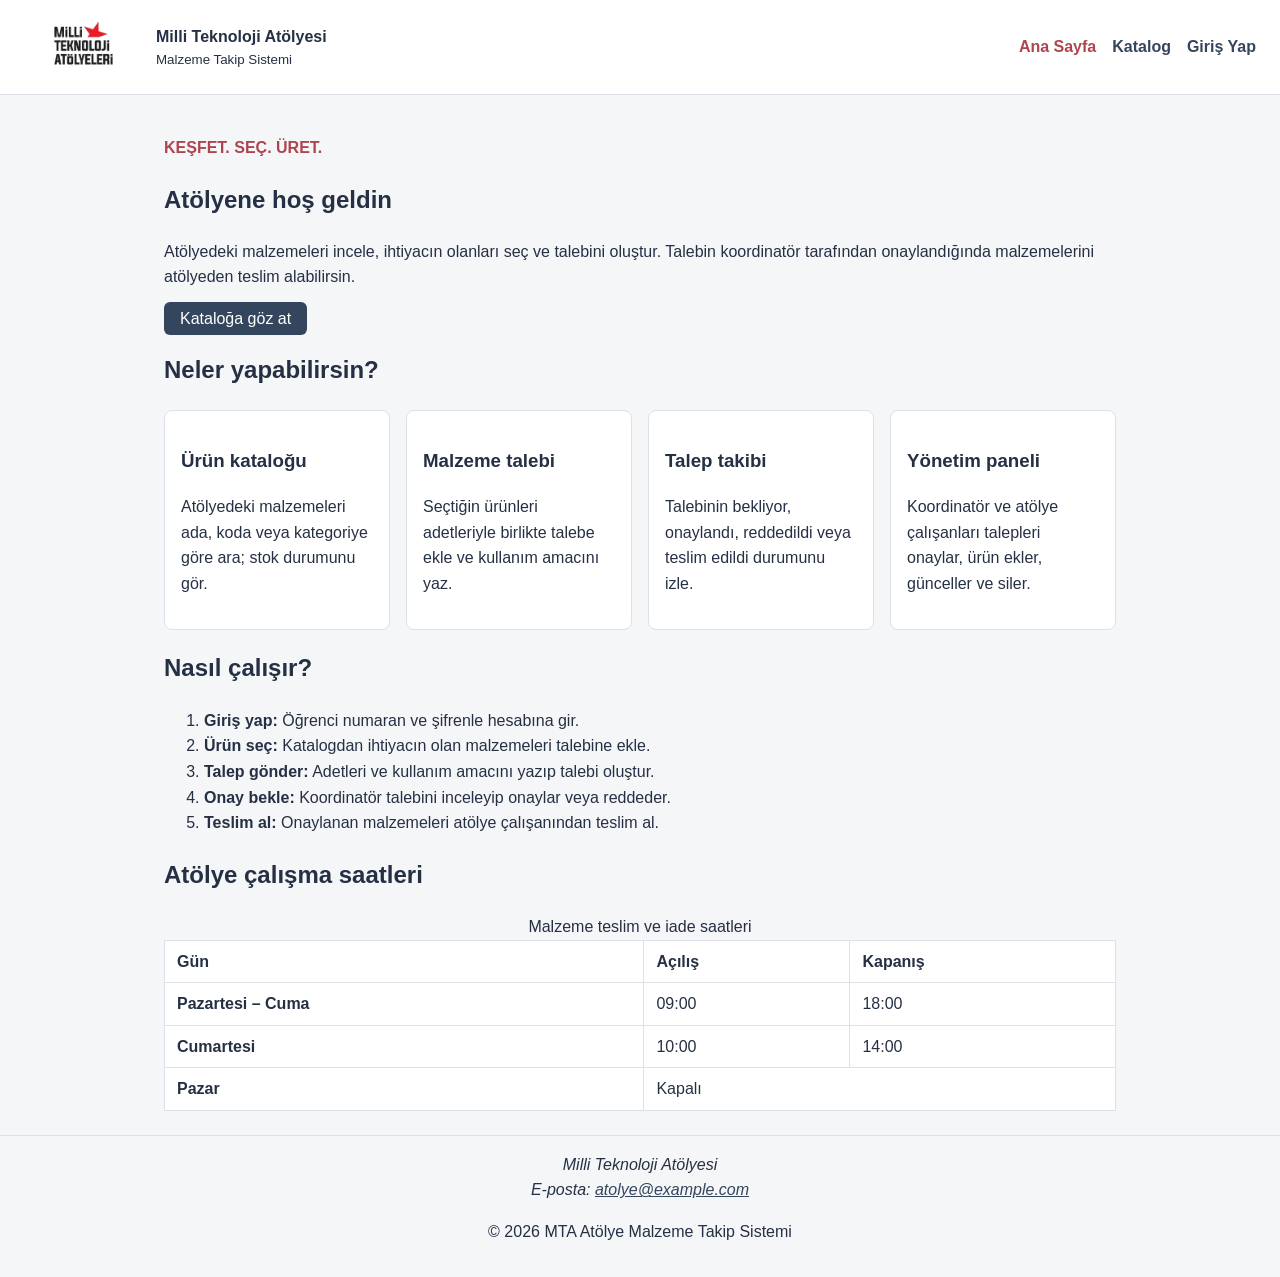
<file: index.html>
<!DOCTYPE html>
<html lang="tr">
<head>
  <meta charset="UTF-8">
  <meta name="viewport" content="width=device-width, initial-scale=1.0">
  <meta name="description" content="Milli Teknoloji Atölyesi malzeme takip ve talep sistemi">
  <title>Ana Sayfa | MTA Atölye Malzeme Takip</title>
  <link rel="icon" href="assets/mta-arkaplansiz.png">
  <link rel="stylesheet" href="css/style.css">
</head>
<body>
  <header class="site-header">
    <a href="index.html" class="brand">
      <img src="assets/mta-arkaplansiz.png" alt="Milli Teknoloji Atölyeleri logosu" width="120" height="70">
      <span>
        <strong>Milli Teknoloji Atölyesi</strong>
        <small>Malzeme Takip Sistemi</small>
      </span>
    </a>

    <button type="button" class="menu-toggle" aria-expanded="false" aria-controls="ana-menu">Menü</button>

    <nav aria-label="Ana menü">
      <ul class="menu" id="ana-menu">
        <li><a href="index.html" aria-current="page">Ana Sayfa</a></li>
        <li><a href="katalog.html">Katalog</a></li>
        <li class="sadece-giris"><a href="talep.html">Talep Oluştur</a></li>
        <li class="sadece-giris"><a href="talepler.html">Talepler</a></li>
        <li class="sadece-yonetici"><a href="urun-yonetimi.html">Ürün Yönetimi</a></li>
        <li><a href="giris.html" id="giris-baglantisi">Giriş Yap</a></li>
      </ul>
    </nav>
  </header>

  <main>
    <section class="hero">
      <p class="eyebrow">Keşfet. Seç. Üret.</p>
      <h1>Atölyene hoş geldin</h1>
      <p>
        Atölyedeki malzemeleri incele, ihtiyacın olanları seç ve talebini oluştur.
        Talebin koordinatör tarafından onaylandığında malzemelerini atölyeden teslim alabilirsin.
      </p>
      <a href="katalog.html" class="button">Kataloğa göz at</a>
    </section>

    <section>
      <h2>Neler yapabilirsin?</h2>
      <div class="cards">
        <article class="card">
          <h3>Ürün kataloğu</h3>
          <p>Atölyedeki malzemeleri ada, koda veya kategoriye göre ara; stok durumunu gör.</p>
        </article>
        <article class="card">
          <h3>Malzeme talebi</h3>
          <p>Seçtiğin ürünleri adetleriyle birlikte talebe ekle ve kullanım amacını yaz.</p>
        </article>
        <article class="card">
          <h3>Talep takibi</h3>
          <p>Talebinin bekliyor, onaylandı, reddedildi veya teslim edildi durumunu izle.</p>
        </article>
        <article class="card">
          <h3>Yönetim paneli</h3>
          <p>Koordinatör ve atölye çalışanları talepleri onaylar, ürün ekler, günceller ve siler.</p>
        </article>
      </div>
    </section>

    <section>
      <h2>Nasıl çalışır?</h2>
      <ol class="steps">
        <li><strong>Giriş yap:</strong> Öğrenci numaran ve şifrenle hesabına gir.</li>
        <li><strong>Ürün seç:</strong> Katalogdan ihtiyacın olan malzemeleri talebine ekle.</li>
        <li><strong>Talep gönder:</strong> Adetleri ve kullanım amacını yazıp talebi oluştur.</li>
        <li><strong>Onay bekle:</strong> Koordinatör talebini inceleyip onaylar veya reddeder.</li>
        <li><strong>Teslim al:</strong> Onaylanan malzemeleri atölye çalışanından teslim al.</li>
      </ol>
    </section>

    <section>
      <h2>Atölye çalışma saatleri</h2>
      <table>
        <caption>Malzeme teslim ve iade saatleri</caption>
        <thead>
          <tr>
            <th scope="col">Gün</th>
            <th scope="col">Açılış</th>
            <th scope="col">Kapanış</th>
          </tr>
        </thead>
        <tbody>
          <tr>
            <th scope="row">Pazartesi – Cuma</th>
            <td>09:00</td>
            <td>18:00</td>
          </tr>
          <tr>
            <th scope="row">Cumartesi</th>
            <td>10:00</td>
            <td>14:00</td>
          </tr>
          <tr>
            <th scope="row">Pazar</th>
            <td colspan="2">Kapalı</td>
          </tr>
        </tbody>
      </table>
    </section>
  </main>

  <footer class="site-footer">
    <address>
      Milli Teknoloji Atölyesi<br>
      E-posta: <a href="mailto:atolye@example.com">atolye@example.com</a>
    </address>
    <p>&copy; 2026 MTA Atölye Malzeme Takip Sistemi</p>
  </footer>

  <script src="js/menu.js"></script>
  <script src="js/oturum.js"></script>
</body>
</html>
</file>
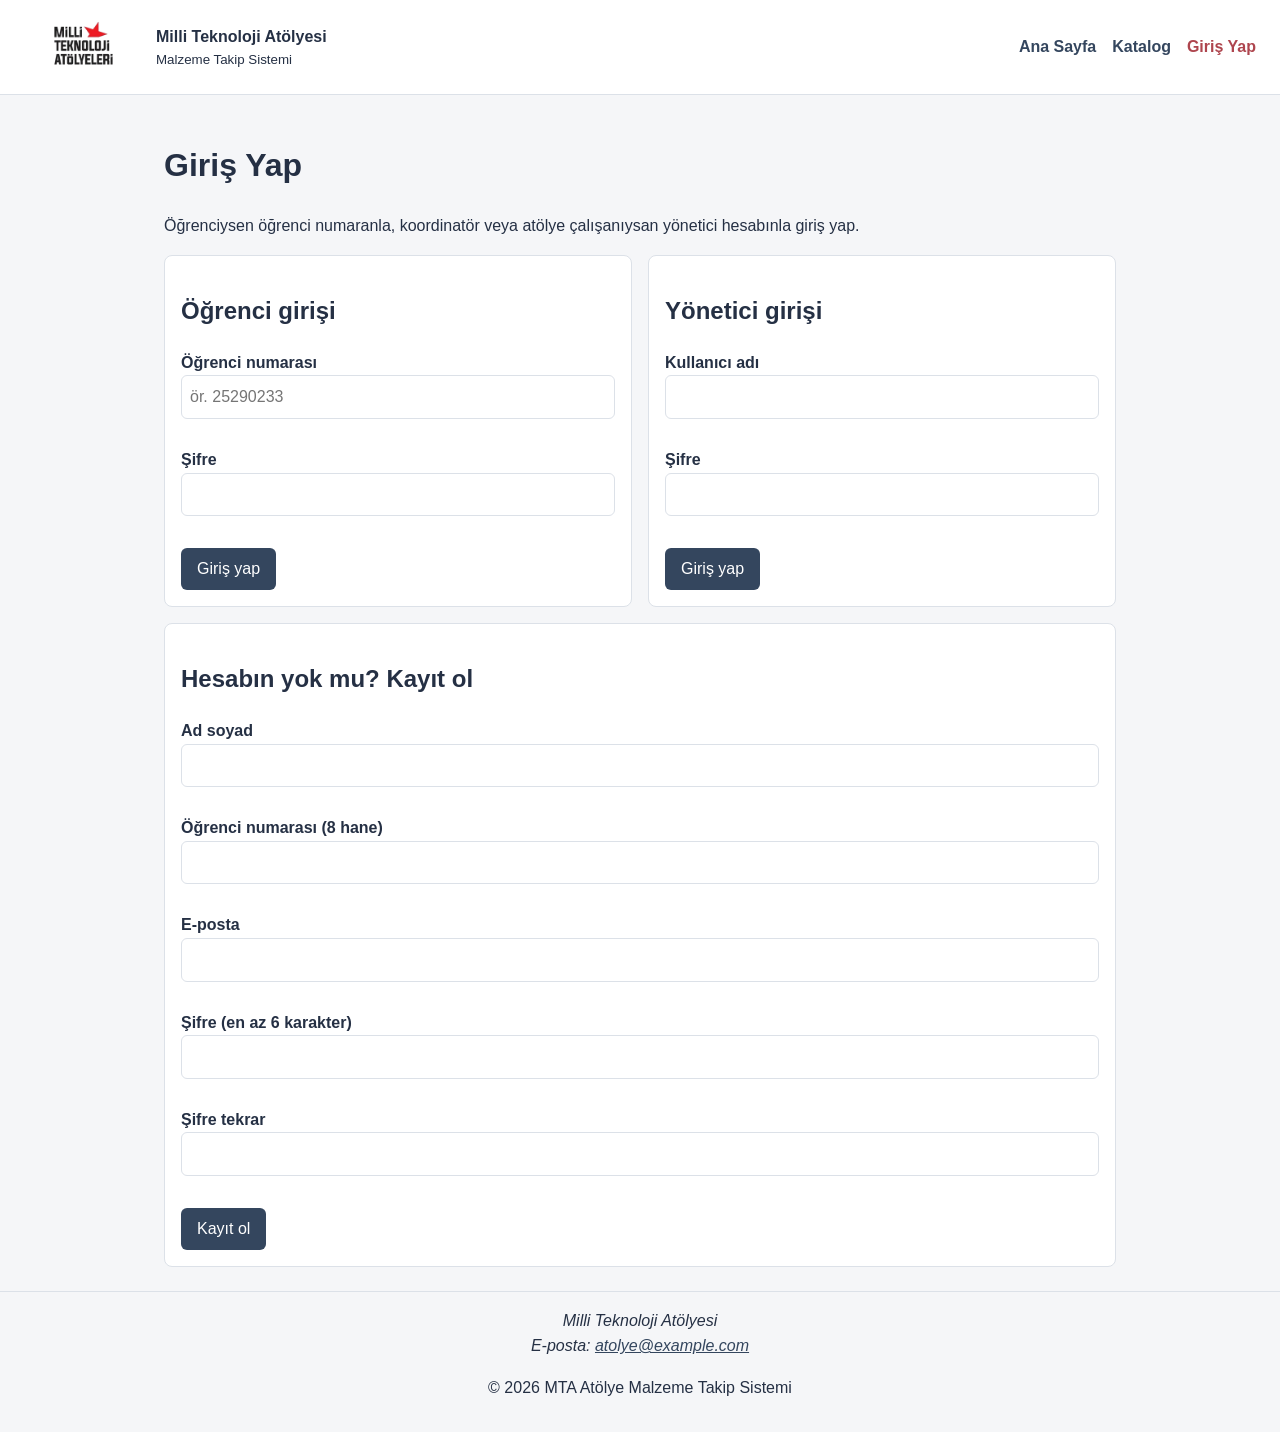
<file: giris.html>
<!DOCTYPE html>
<html lang="tr">
<head>
  <meta charset="UTF-8">
  <meta name="viewport" content="width=device-width, initial-scale=1.0">
  <title>Giriş Yap | MTA Atölye Malzeme Takip</title>
  <link rel="icon" href="assets/mta-arkaplansiz.png">
  <link rel="stylesheet" href="css/style.css">
</head>
<body>
  <header class="site-header">
    <a href="index.html" class="brand">
      <img src="assets/mta-arkaplansiz.png" alt="Milli Teknoloji Atölyeleri logosu" width="120" height="70">
      <span>
        <strong>Milli Teknoloji Atölyesi</strong>
        <small>Malzeme Takip Sistemi</small>
      </span>
    </a>

    <button type="button" class="menu-toggle" aria-expanded="false" aria-controls="ana-menu">Menü</button>

    <nav aria-label="Ana menü">
      <ul class="menu" id="ana-menu">
        <li><a href="index.html">Ana Sayfa</a></li>
        <li><a href="katalog.html">Katalog</a></li>
        <li class="sadece-giris"><a href="talep.html">Talep Oluştur</a></li>
        <li class="sadece-giris"><a href="talepler.html">Talepler</a></li>
        <li class="sadece-yonetici"><a href="urun-yonetimi.html">Ürün Yönetimi</a></li>
        <li><a href="giris.html" id="giris-baglantisi" aria-current="page">Giriş Yap</a></li>
      </ul>
    </nav>
  </header>

  <main>

    <h1>Giriş Yap</h1>
    <p>Öğrenciysen öğrenci numaranla, koordinatör veya atölye çalışanıysan yönetici hesabınla giriş yap.</p>

    <p class="mesaj" id="giris-durumu" hidden></p>

    <div class="columns">
      <section class="panel">
        <h2>Öğrenci girişi</h2>
        <form id="ogrenci-formu" novalidate>
          <label for="ogrenci-no">Öğrenci numarası</label>
          <input type="text" id="ogrenci-no" name="ogrenciNo" inputmode="numeric" placeholder="ör. 25290233">
          <small class="hata"></small>

          <label for="ogrenci-sifre">Şifre</label>
          <input type="password" id="ogrenci-sifre" name="sifre">
          <small class="hata"></small>

          <button type="submit" class="button">Giriş yap</button>
        </form>
      </section>

      <section class="panel">
        <h2>Yönetici girişi</h2>
        <form id="yonetici-formu" novalidate>
          <label for="kullanici-adi">Kullanıcı adı</label>
          <input type="text" id="kullanici-adi" name="kullaniciAdi">
          <small class="hata"></small>

          <label for="yonetici-sifre">Şifre</label>
          <input type="password" id="yonetici-sifre" name="sifre">
          <small class="hata"></small>

          <button type="submit" class="button">Giriş yap</button>
        </form>
      </section>
    </div>

    <section class="panel">
      <h2>Hesabın yok mu? Kayıt ol</h2>
      <form id="kayit-formu" novalidate>
        <label for="ad-soyad">Ad soyad</label>
        <input type="text" id="ad-soyad" name="adSoyad">
        <small class="hata"></small>

        <label for="kayit-no">Öğrenci numarası (8 hane)</label>
        <input type="text" id="kayit-no" name="ogrenciNo" inputmode="numeric">
        <small class="hata"></small>

        <label for="eposta">E-posta</label>
        <input type="email" id="eposta" name="eposta">
        <small class="hata"></small>

        <label for="kayit-sifre">Şifre (en az 6 karakter)</label>
        <input type="password" id="kayit-sifre" name="sifre">
        <small class="hata"></small>

        <label for="kayit-sifre-tekrar">Şifre tekrar</label>
        <input type="password" id="kayit-sifre-tekrar" name="sifreTekrar">
        <small class="hata"></small>

        <button type="submit" class="button">Kayıt ol</button>
      </form>
    </section>
  </main>

  <footer class="site-footer">
    <address>
      Milli Teknoloji Atölyesi<br>
      E-posta: <a href="mailto:atolye@example.com">atolye@example.com</a>
    </address>
    <p>&copy; 2026 MTA Atölye Malzeme Takip Sistemi</p>
  </footer>

  <script src="js/menu.js"></script>
  <script src="js/oturum.js"></script>
  <script src="js/giris.js"></script>
</body>
</html>
</file>
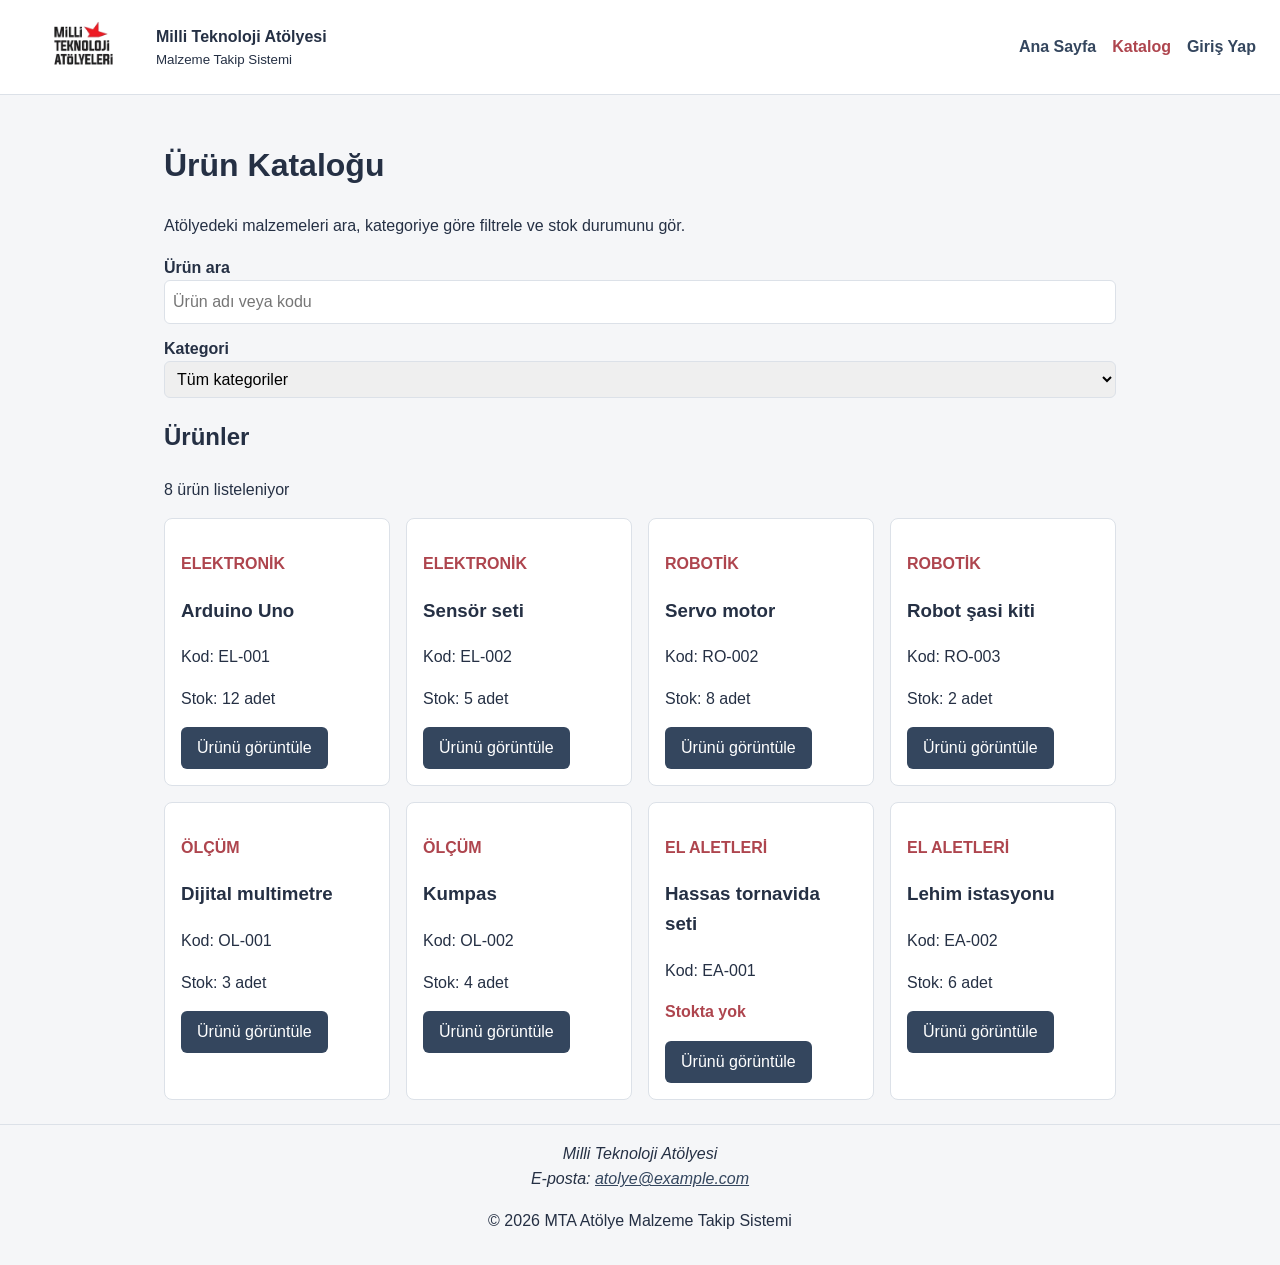
<file: katalog.html>
<!DOCTYPE html>
<html lang="tr">
<head>
  <meta charset="UTF-8">
  <meta name="viewport" content="width=device-width, initial-scale=1.0">
  <title>Katalog | MTA Atölye Malzeme Takip</title>
  <link rel="icon" href="assets/mta-arkaplansiz.png">
  <link rel="stylesheet" href="css/style.css">
</head>
<body>
  <header class="site-header">
    <a href="index.html" class="brand">
      <img src="assets/mta-arkaplansiz.png" alt="Milli Teknoloji Atölyeleri logosu" width="120" height="70">
      <span>
        <strong>Milli Teknoloji Atölyesi</strong>
        <small>Malzeme Takip Sistemi</small>
      </span>
    </a>

    <button type="button" class="menu-toggle" aria-expanded="false" aria-controls="ana-menu">Menü</button>

    <nav aria-label="Ana menü">
      <ul class="menu" id="ana-menu">
        <li><a href="index.html">Ana Sayfa</a></li>
        <li><a href="katalog.html" aria-current="page">Katalog</a></li>
        <li class="sadece-giris"><a href="talep.html">Talep Oluştur</a></li>
        <li class="sadece-giris"><a href="talepler.html">Talepler</a></li>
        <li class="sadece-yonetici"><a href="urun-yonetimi.html">Ürün Yönetimi</a></li>
        <li><a href="giris.html" id="giris-baglantisi">Giriş Yap</a></li>
      </ul>
    </nav>
  </header>

  <main>

    <h1>Ürün Kataloğu</h1>
    <p>Atölyedeki malzemeleri ara, kategoriye göre filtrele ve stok durumunu gör.</p>

    <form class="toolbar" role="search">
      <label for="arama">Ürün ara</label>
      <input type="search" id="arama" name="arama" placeholder="Ürün adı veya kodu">

      <label for="kategori">Kategori</label>
      <select id="kategori" name="kategori">
        <option value="">Tüm kategoriler</option>
        <option>Elektronik</option>
        <option>Robotik</option>
        <option>Ölçüm</option>
        <option>El aletleri</option>
      </select>
    </form>

    <section>
      <h2>Ürünler</h2>
      <p id="sonuc-sayisi"></p>
      <div class="cards" id="urun-listesi"></div>
      <p class="mesaj" id="bos-mesaj" hidden>Aramana uygun ürün bulunamadı.</p>
    </section>

    <dialog id="urun-detay">
      <h2 id="detay-ad"></h2>
      <dl>
        <dt>Kod</dt>
        <dd id="detay-kod"></dd>
        <dt>Kategori</dt>
        <dd id="detay-kategori"></dd>
        <dt>Stok</dt>
        <dd id="detay-stok"></dd>
        <dt>Açıklama</dt>
        <dd id="detay-aciklama"></dd>
      </dl>
      <form method="dialog">
        <button type="submit">Kapat</button>
      </form>
    </dialog>
  </main>

  <footer class="site-footer">
    <address>
      Milli Teknoloji Atölyesi<br>
      E-posta: <a href="mailto:atolye@example.com">atolye@example.com</a>
    </address>
    <p>&copy; 2026 MTA Atölye Malzeme Takip Sistemi</p>
  </footer>

  <script src="js/menu.js"></script>
  <script src="js/oturum.js"></script>
  <script src="js/veri.js"></script>
  <script src="js/katalog.js"></script>
</body>
</html>
</file>
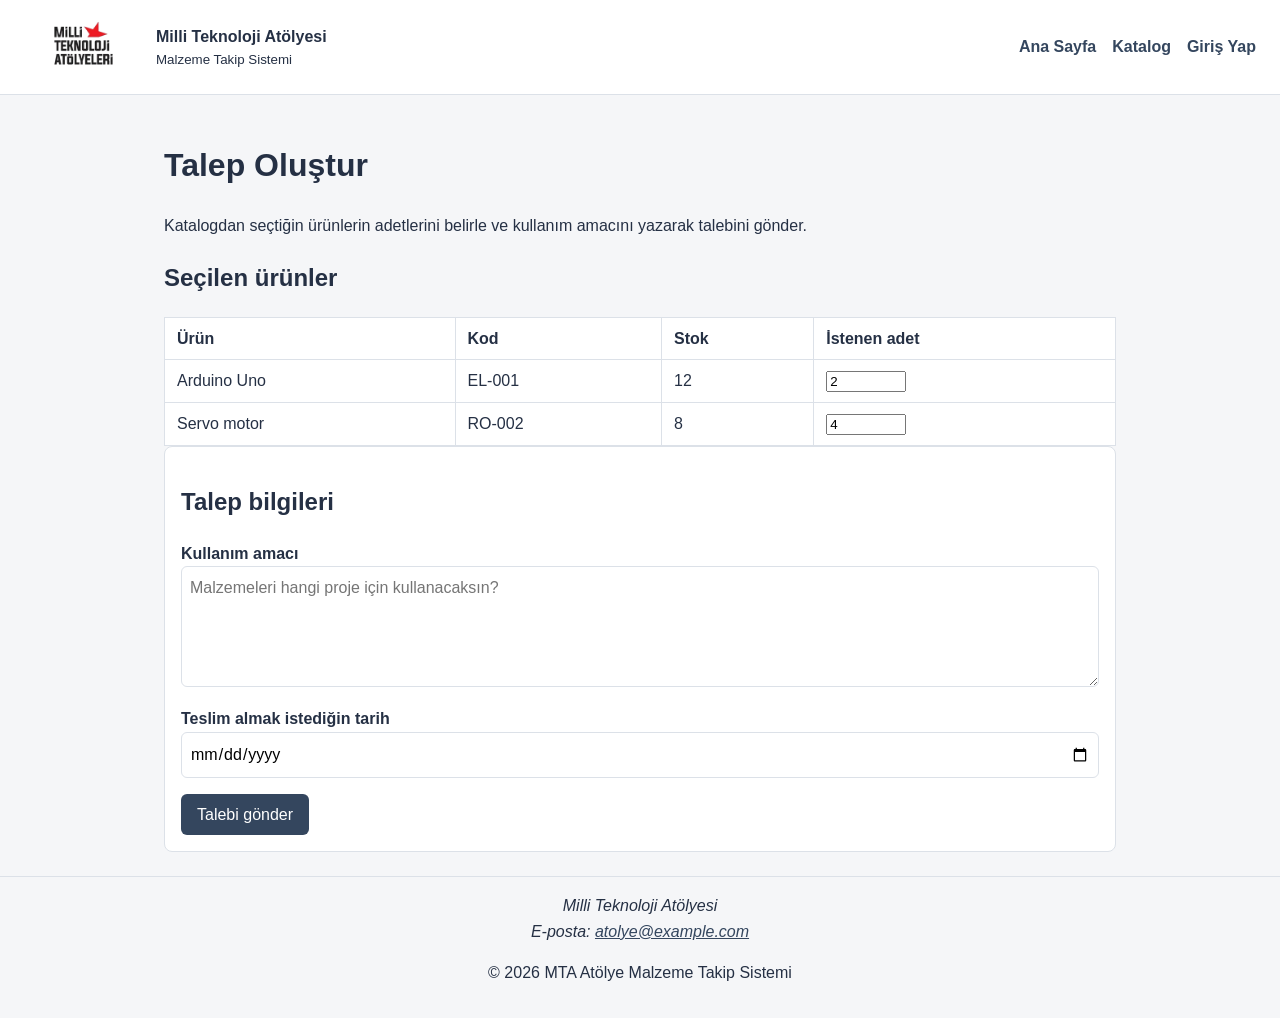
<file: talep.html>
<!DOCTYPE html>
<html lang="tr">
<head>
  <meta charset="UTF-8">
  <meta name="viewport" content="width=device-width, initial-scale=1.0">
  <title>Talep Oluştur | MTA Atölye Malzeme Takip</title>
  <link rel="icon" href="assets/mta-arkaplansiz.png">
  <link rel="stylesheet" href="css/style.css">
</head>
<body>
  <header class="site-header">
    <a href="index.html" class="brand">
      <img src="assets/mta-arkaplansiz.png" alt="Milli Teknoloji Atölyeleri logosu" width="120" height="70">
      <span>
        <strong>Milli Teknoloji Atölyesi</strong>
        <small>Malzeme Takip Sistemi</small>
      </span>
    </a>

    <button type="button" class="menu-toggle" aria-expanded="false" aria-controls="ana-menu">Menü</button>

    <nav aria-label="Ana menü">
      <ul class="menu" id="ana-menu">
        <li><a href="index.html">Ana Sayfa</a></li>
        <li><a href="katalog.html">Katalog</a></li>
        <li class="sadece-giris"><a href="talep.html" aria-current="page">Talep Oluştur</a></li>
        <li class="sadece-giris"><a href="talepler.html">Talepler</a></li>
        <li class="sadece-yonetici"><a href="urun-yonetimi.html">Ürün Yönetimi</a></li>
        <li><a href="giris.html" id="giris-baglantisi">Giriş Yap</a></li>
      </ul>
    </nav>
  </header>

  <main>

    <h1>Talep Oluştur</h1>
    <p>Katalogdan seçtiğin ürünlerin adetlerini belirle ve kullanım amacını yazarak talebini gönder.</p>

    <section>
      <h2>Seçilen ürünler</h2>
      <table>
        <thead>
          <tr>
            <th scope="col">Ürün</th>
            <th scope="col">Kod</th>
            <th scope="col">Stok</th>
            <th scope="col">İstenen adet</th>
          </tr>
        </thead>
        <tbody>
          <tr>
            <td>Arduino Uno</td>
            <td>EL-001</td>
            <td>12</td>
            <td><input type="number" aria-label="Arduino Uno adedi" value="2" min="1" max="12"></td>
          </tr>
          <tr>
            <td>Servo motor</td>
            <td>RO-002</td>
            <td>8</td>
            <td><input type="number" aria-label="Servo motor adedi" value="4" min="1" max="8"></td>
          </tr>
        </tbody>
      </table>
    </section>

    <section class="panel">
      <h2>Talep bilgileri</h2>
      <form>
        <label for="amac">Kullanım amacı</label>
        <textarea id="amac" name="amac" rows="4" placeholder="Malzemeleri hangi proje için kullanacaksın?"></textarea>

        <label for="tarih">Teslim almak istediğin tarih</label>
        <input type="date" id="tarih" name="tarih">

        <button type="submit" class="button">Talebi gönder</button>
      </form>
    </section>
  </main>

  <footer class="site-footer">
    <address>
      Milli Teknoloji Atölyesi<br>
      E-posta: <a href="mailto:atolye@example.com">atolye@example.com</a>
    </address>
    <p>&copy; 2026 MTA Atölye Malzeme Takip Sistemi</p>
  </footer>

  <script src="js/menu.js"></script>
  <script src="js/oturum.js"></script>
</body>
</html>
</file>
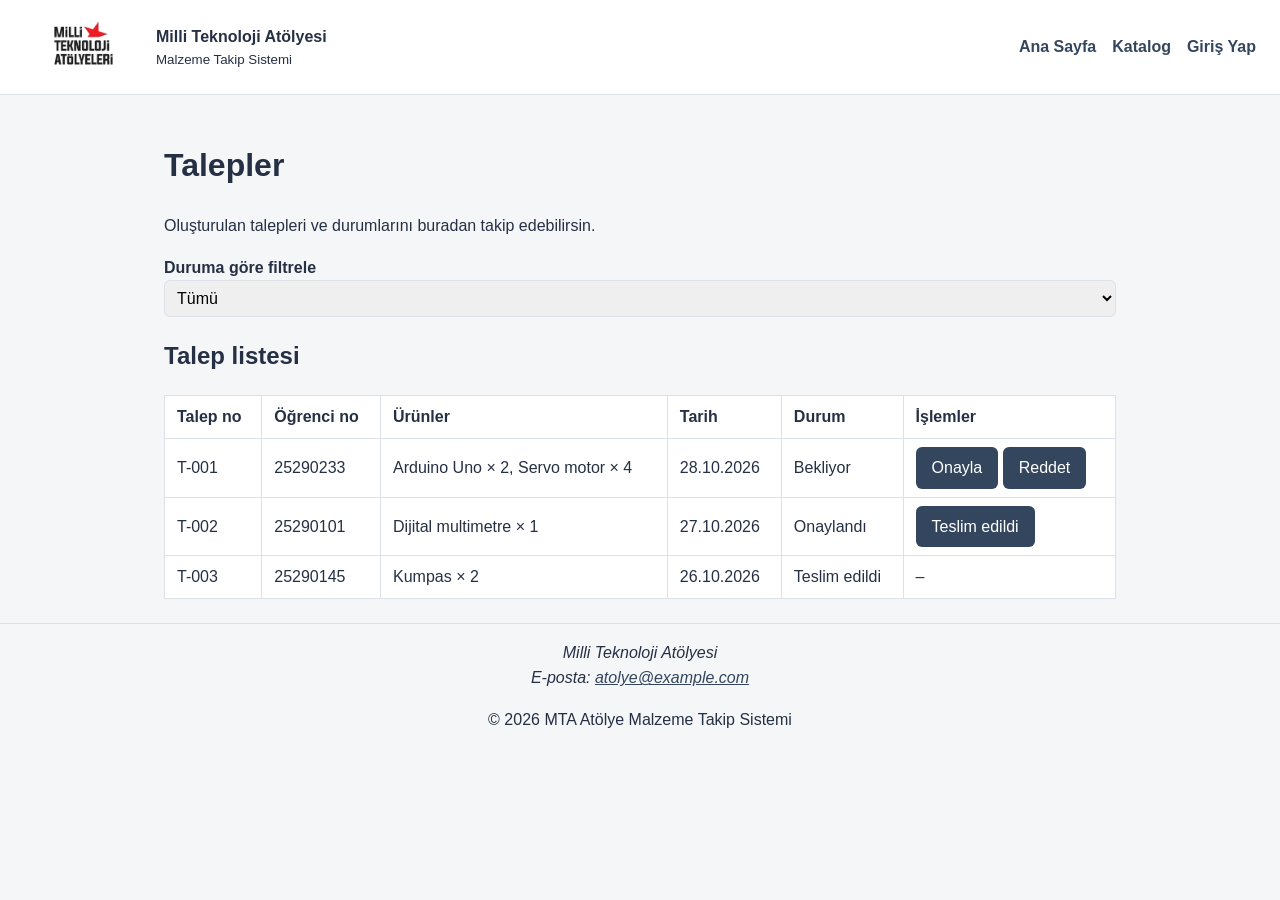
<file: talepler.html>
<!DOCTYPE html>
<html lang="tr">
<head>
  <meta charset="UTF-8">
  <meta name="viewport" content="width=device-width, initial-scale=1.0">
  <title>Talepler | MTA Atölye Malzeme Takip</title>
  <link rel="icon" href="assets/mta-arkaplansiz.png">
  <link rel="stylesheet" href="css/style.css">
</head>
<body>
  <header class="site-header">
    <a href="index.html" class="brand">
      <img src="assets/mta-arkaplansiz.png" alt="Milli Teknoloji Atölyeleri logosu" width="120" height="70">
      <span>
        <strong>Milli Teknoloji Atölyesi</strong>
        <small>Malzeme Takip Sistemi</small>
      </span>
    </a>

    <button type="button" class="menu-toggle" aria-expanded="false" aria-controls="ana-menu">Menü</button>

    <nav aria-label="Ana menü">
      <ul class="menu" id="ana-menu">
        <li><a href="index.html">Ana Sayfa</a></li>
        <li><a href="katalog.html">Katalog</a></li>
        <li class="sadece-giris"><a href="talep.html">Talep Oluştur</a></li>
        <li class="sadece-giris"><a href="talepler.html" aria-current="page">Talepler</a></li>
        <li class="sadece-yonetici"><a href="urun-yonetimi.html">Ürün Yönetimi</a></li>
        <li><a href="giris.html" id="giris-baglantisi">Giriş Yap</a></li>
      </ul>
    </nav>
  </header>

  <main>

    <h1>Talepler</h1>
    <p>Oluşturulan talepleri ve durumlarını buradan takip edebilirsin.</p>

    <form class="toolbar">
      <label for="durum">Duruma göre filtrele</label>
      <select id="durum" name="durum">
        <option value="">Tümü</option>
        <option>Bekliyor</option>
        <option>Onaylandı</option>
        <option>Reddedildi</option>
        <option>Teslim edildi</option>
      </select>
    </form>

    <section>
      <h2>Talep listesi</h2>
      <table>
        <thead>
          <tr>
            <th scope="col">Talep no</th>
            <th scope="col">Öğrenci no</th>
            <th scope="col">Ürünler</th>
            <th scope="col">Tarih</th>
            <th scope="col">Durum</th>
            <th scope="col">İşlemler</th>
          </tr>
        </thead>
        <tbody>
          <tr>
            <td>T-001</td>
            <td>25290233</td>
            <td>Arduino Uno × 2, Servo motor × 4</td>
            <td>28.10.2026</td>
            <td>Bekliyor</td>
            <td>
              <button type="button">Onayla</button>
              <button type="button">Reddet</button>
            </td>
          </tr>
          <tr>
            <td>T-002</td>
            <td>25290101</td>
            <td>Dijital multimetre × 1</td>
            <td>27.10.2026</td>
            <td>Onaylandı</td>
            <td><button type="button">Teslim edildi</button></td>
          </tr>
          <tr>
            <td>T-003</td>
            <td>25290145</td>
            <td>Kumpas × 2</td>
            <td>26.10.2026</td>
            <td>Teslim edildi</td>
            <td>–</td>
          </tr>
        </tbody>
      </table>
    </section>
  </main>

  <footer class="site-footer">
    <address>
      Milli Teknoloji Atölyesi<br>
      E-posta: <a href="mailto:atolye@example.com">atolye@example.com</a>
    </address>
    <p>&copy; 2026 MTA Atölye Malzeme Takip Sistemi</p>
  </footer>

  <script src="js/menu.js"></script>
  <script src="js/oturum.js"></script>
</body>
</html>
</file>
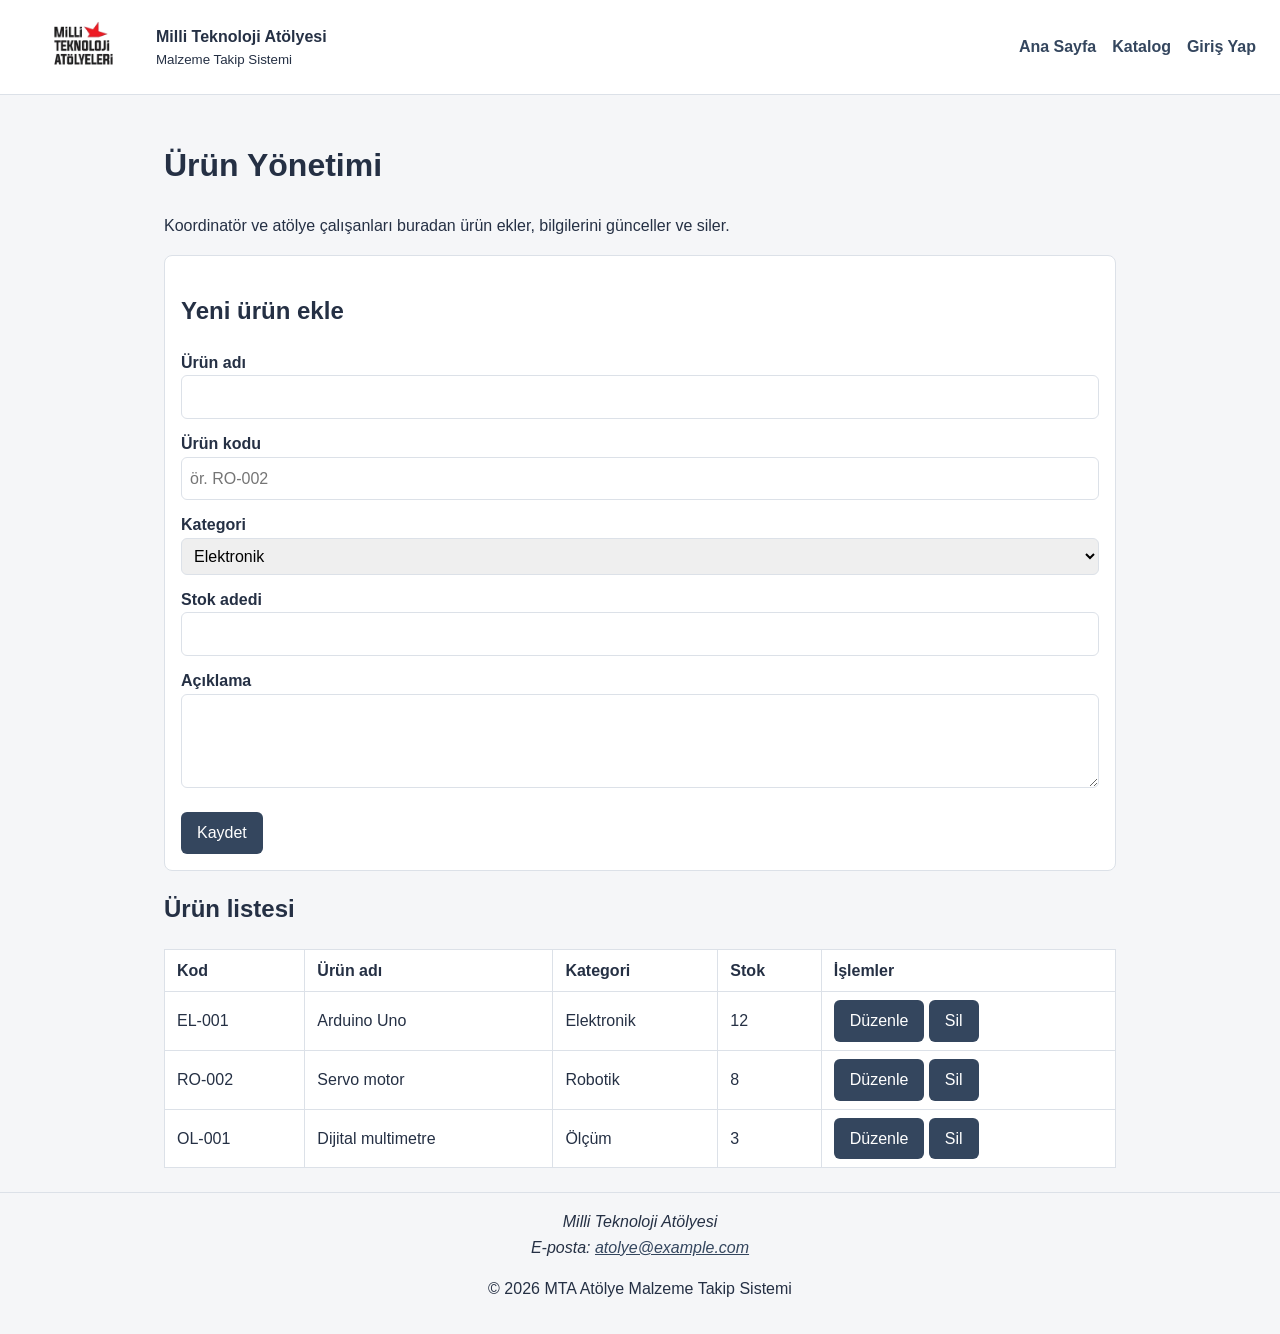
<file: urun-yonetimi.html>
<!DOCTYPE html>
<html lang="tr">
<head>
  <meta charset="UTF-8">
  <meta name="viewport" content="width=device-width, initial-scale=1.0">
  <title>Ürün Yönetimi | MTA Atölye Malzeme Takip</title>
  <link rel="icon" href="assets/mta-arkaplansiz.png">
  <link rel="stylesheet" href="css/style.css">
</head>
<body>
  <header class="site-header">
    <a href="index.html" class="brand">
      <img src="assets/mta-arkaplansiz.png" alt="Milli Teknoloji Atölyeleri logosu" width="120" height="70">
      <span>
        <strong>Milli Teknoloji Atölyesi</strong>
        <small>Malzeme Takip Sistemi</small>
      </span>
    </a>

    <button type="button" class="menu-toggle" aria-expanded="false" aria-controls="ana-menu">Menü</button>

    <nav aria-label="Ana menü">
      <ul class="menu" id="ana-menu">
        <li><a href="index.html">Ana Sayfa</a></li>
        <li><a href="katalog.html">Katalog</a></li>
        <li class="sadece-giris"><a href="talep.html">Talep Oluştur</a></li>
        <li class="sadece-giris"><a href="talepler.html">Talepler</a></li>
        <li class="sadece-yonetici"><a href="urun-yonetimi.html" aria-current="page">Ürün Yönetimi</a></li>
        <li><a href="giris.html" id="giris-baglantisi">Giriş Yap</a></li>
      </ul>
    </nav>
  </header>

  <main>

    <h1>Ürün Yönetimi</h1>
    <p>Koordinatör ve atölye çalışanları buradan ürün ekler, bilgilerini günceller ve siler.</p>

    <section class="panel">
      <h2>Yeni ürün ekle</h2>
      <form>
        <label for="urun-adi">Ürün adı</label>
        <input type="text" id="urun-adi" name="ad">

        <label for="urun-kodu">Ürün kodu</label>
        <input type="text" id="urun-kodu" name="kod" placeholder="ör. RO-002">

        <label for="urun-kategori">Kategori</label>
        <select id="urun-kategori" name="kategori">
          <option>Elektronik</option>
          <option>Robotik</option>
          <option>Ölçüm</option>
          <option>El aletleri</option>
        </select>

        <label for="urun-stok">Stok adedi</label>
        <input type="number" id="urun-stok" name="stok" min="0">

        <label for="urun-aciklama">Açıklama</label>
        <textarea id="urun-aciklama" name="aciklama" rows="3"></textarea>

        <button type="submit" class="button">Kaydet</button>
      </form>
    </section>

    <section>
      <h2>Ürün listesi</h2>
      <table>
        <thead>
          <tr>
            <th scope="col">Kod</th>
            <th scope="col">Ürün adı</th>
            <th scope="col">Kategori</th>
            <th scope="col">Stok</th>
            <th scope="col">İşlemler</th>
          </tr>
        </thead>
        <tbody>
          <tr>
            <td>EL-001</td>
            <td>Arduino Uno</td>
            <td>Elektronik</td>
            <td>12</td>
            <td>
              <button type="button">Düzenle</button>
              <button type="button">Sil</button>
            </td>
          </tr>
          <tr>
            <td>RO-002</td>
            <td>Servo motor</td>
            <td>Robotik</td>
            <td>8</td>
            <td>
              <button type="button">Düzenle</button>
              <button type="button">Sil</button>
            </td>
          </tr>
          <tr>
            <td>OL-001</td>
            <td>Dijital multimetre</td>
            <td>Ölçüm</td>
            <td>3</td>
            <td>
              <button type="button">Düzenle</button>
              <button type="button">Sil</button>
            </td>
          </tr>
        </tbody>
      </table>
    </section>
  </main>

  <footer class="site-footer">
    <address>
      Milli Teknoloji Atölyesi<br>
      E-posta: <a href="mailto:atolye@example.com">atolye@example.com</a>
    </address>
    <p>&copy; 2026 MTA Atölye Malzeme Takip Sistemi</p>
  </footer>

  <script src="js/menu.js"></script>
  <script src="js/oturum.js"></script>
</body>
</html>
</file>
<file: css/style.css>
:root {
  --arka-plan: #f5f6f8;
  --yazi: #253044;
  --ana-renk: #34465e;
  --vurgu: #ae454e;
  --yuzey: #ffffff;
  --cizgi: #dce1e8;
}

* {
  box-sizing: border-box;
}

body {
  margin: 0;
  font-family: Arial, Helvetica, sans-serif;
  line-height: 1.6;
  background: var(--arka-plan);
  color: var(--yazi);
}

a {
  color: var(--ana-renk);
}

/* Üst kısım: logo ve menü */
.site-header {
  display: flex;
  justify-content: space-between;
  align-items: center;
  flex-wrap: wrap;
  gap: 16px;
  padding: 12px 24px;
  background: var(--yuzey);
  border-bottom: 1px solid var(--cizgi);
}

.brand {
  display: flex;
  align-items: center;
  gap: 12px;
  color: var(--yazi);
  text-decoration: none;
}

.brand small {
  display: block;
}

.menu {
  display: flex;
  gap: 16px;
  margin: 0;
  padding: 0;
  list-style: none;
}

.menu a {
  font-weight: bold;
  text-decoration: none;
}

.menu a[aria-current="page"] {
  color: var(--vurgu);
}

.menu-toggle {
  display: none;
}

/* Sayfa içeriği */
main {
  max-width: 1000px;
  margin: 0 auto;
  padding: 24px;
}

.eyebrow {
  color: var(--vurgu);
  font-weight: bold;
  text-transform: uppercase;
}

.button,
button {
  padding: 8px 16px;
  border: none;
  border-radius: 6px;
  background: var(--ana-renk);
  color: #ffffff;
  font: inherit;
  text-decoration: none;
  cursor: pointer;
}

.cards {
  display: grid;
  grid-template-columns: repeat(auto-fill, minmax(220px, 1fr));
  gap: 16px;
}

.card,
.panel {
  padding: 16px;
  background: var(--yuzey);
  border: 1px solid var(--cizgi);
  border-radius: 8px;
}

.columns {
  display: flex;
  gap: 16px;
  margin-bottom: 16px;
}

.columns .panel {
  flex: 1;
}

/* Formlar */
form label {
  display: block;
  margin-top: 12px;
  font-weight: bold;
}

form input,
form select,
form textarea {
  width: 100%;
  padding: 8px;
  border: 1px solid var(--cizgi);
  border-radius: 6px;
  font: inherit;
}

form button {
  margin-top: 16px;
}

/* Tablolar */
table {
  width: 100%;
  border-collapse: collapse;
  background: var(--yuzey);
}

th,
td {
  padding: 8px 12px;
  border: 1px solid var(--cizgi);
  text-align: left;
}

td input {
  width: 80px;
}

.site-footer {
  padding: 16px 24px;
  text-align: center;
  border-top: 1px solid var(--cizgi);
}

/* Katalog: stok bilgisi ve ürün detay penceresi */
.stok-yok {
  color: var(--vurgu);
  font-weight: bold;
}

.mesaj {
  padding: 16px;
  background: var(--yuzey);
  border: 1px dashed var(--cizgi);
  border-radius: 8px;
}

dialog {
  width: 90%;
  max-width: 480px;
  padding: 24px;
  border: 1px solid var(--cizgi);
  border-radius: 8px;
}

dialog::backdrop {
  background: rgba(37, 48, 68, 0.6);
}

dt {
  margin-top: 8px;
  font-weight: bold;
}

dd {
  margin: 0;
}

/* Formlar: hata mesajları */
.hata {
  display: block;
  min-height: 1.2em;
  color: var(--vurgu);
}

input[aria-invalid="true"] {
  border-color: var(--vurgu);
}

/* Telefon ve dar ekranlar */
@media (max-width: 700px) {
  .menu-toggle {
    display: block;
  }

  nav {
    width: 100%;
  }

  .menu {
    display: none;
    flex-direction: column;
    gap: 8px;
  }

  .menu.acik {
    display: flex;
  }

  .columns {
    flex-direction: column;
  }

  table {
    display: block;
    overflow-x: auto;
  }
}
</file>
